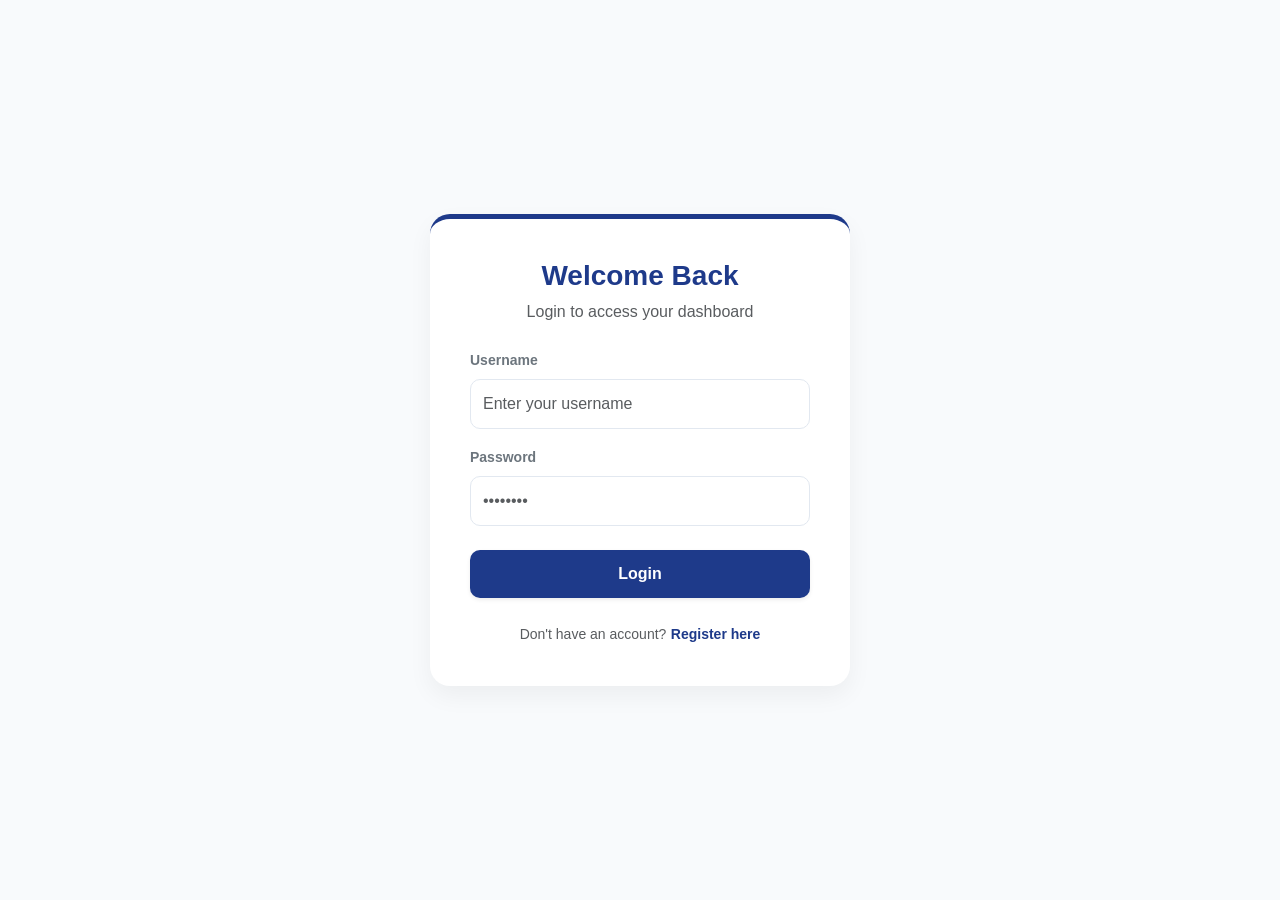
<file: my job portal/templates/login.html>
<!DOCTYPE html>
<html lang="en">
<head>
    <meta charset="UTF-8">
    <title>Login - CS Career Hub</title>
    <!-- Bootstrap CSS for styling -->
    <link href="https://cdn.jsdelivr.net/npm/bootstrap@5.3.0/dist/css/bootstrap.min.css" rel="stylesheet">
    <style>
        body {
            background: #f8fafc; /* Same light gray background as register */
            height: 100vh;
            display: flex;
            align-items: center;
            justify-content: center;
            font-family: 'Segoe UI', Tahoma, Geneva, Verdana, sans-serif;
        }
        .login-card {
            background: white;
            padding: 40px;
            border-radius: 20px;
            box-shadow: 0 10px 25px rgba(0,0,0,0.05);
            width: 100%;
            max-width: 420px;
            border-top: 5px solid #1e3a8a; /* Same blue top border */
        }
        .btn-primary {
            background: #1e3a8a; /* Deep blue button */
            border: none;
            padding: 12px;
            border-radius: 10px;
            font-weight: 600;
        }
        .btn-primary:hover {
            background: #152b6d;
        }
        .form-control {
            border-radius: 10px;
            padding: 12px;
            border: 1px solid #e2e8f0;
        }
        h3 {
            color: #1e3a8a;
            font-weight: 700;
        }
    </style>
</head>
<body>

<div class="login-card">
    <div class="text-center mb-4">
        <h3>Welcome Back</h3>
        <p class="text-muted">Login to access your dashboard</p>
    </div>
    
    <!-- Login Form -->
    <form action="/login" method="POST">
        <div class="mb-3">
            <label class="form-label text-secondary small fw-bold">Username</label>
            <input type="text" name="username" class="form-control" placeholder="Enter your username" required>
        </div>
        <div class="mb-4">
            <label class="form-label text-secondary small fw-bold">Password</label>
            <input type="password" name="password" class="form-control" placeholder="••••••••" required>
        </div>
        <button type="submit" class="btn btn-primary w-100 shadow-sm">Login</button>
    </form>

    <div class="text-center mt-4">
        <span class="text-muted small">Don't have an account?</span> 
        <a href="/register" class="text-decoration-none small fw-bold" style="color: #1e3a8a;">Register here</a>
    </div>
</div>

</body>
</html>
</file>
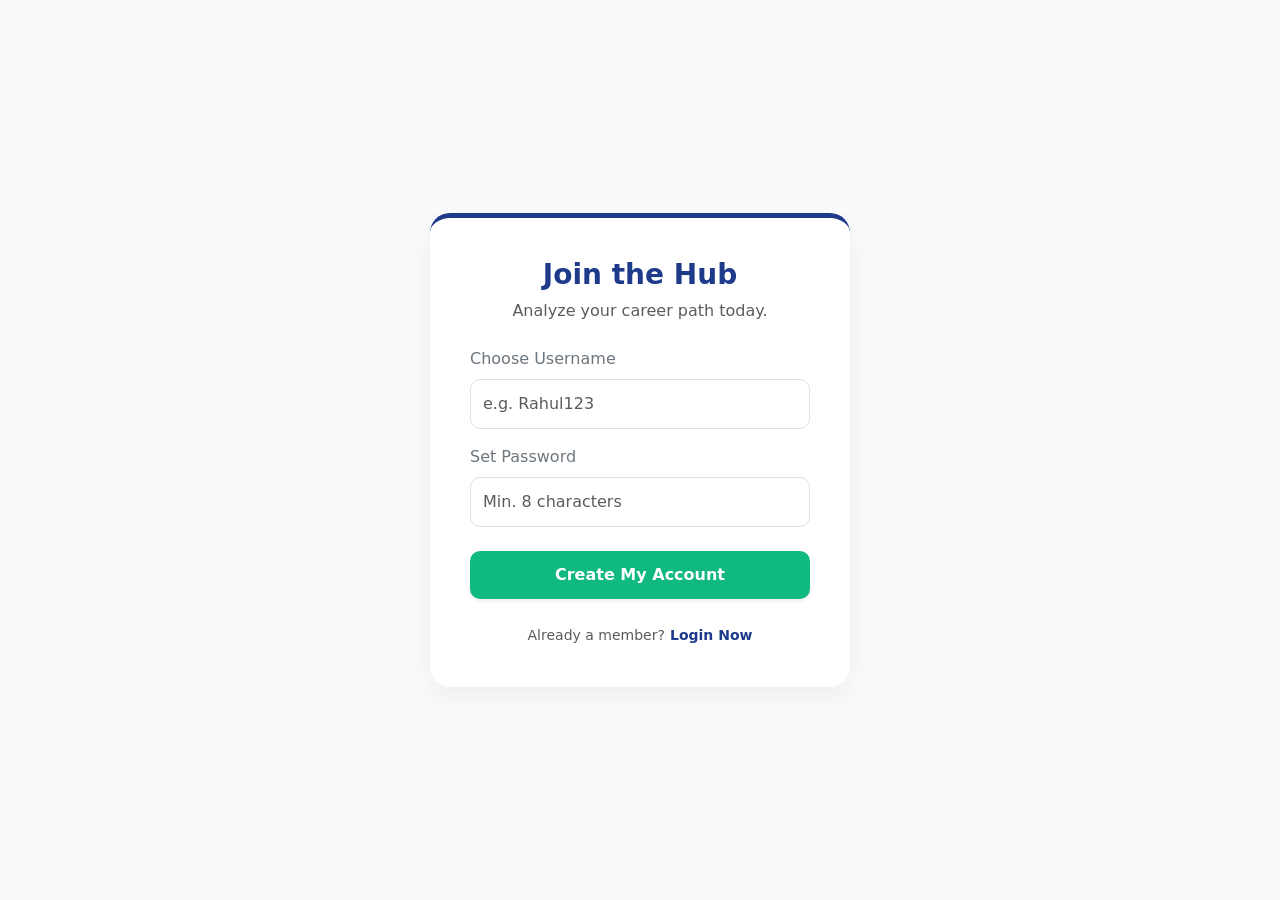
<file: my job portal/templates/register.html>
<!DOCTYPE html>
<html lang="en">
<head>
    <meta charset="UTF-8">
    <title>Register - CS Career Hub</title>
    <link href="https://cdn.jsdelivr.net/npm/bootstrap@5.3.0/dist/css/bootstrap.min.css" rel="stylesheet">
    <style>
        body {
            background: #f8fafc;
            height: 100vh;
            display: flex;
            align-items: center;
            justify-content: center;
        }
        .register-card {
            background: white;
            padding: 40px;
            border-radius: 20px;
            box-shadow: 0 10px 25px rgba(0,0,0,0.05);
            width: 100%;
            max-width: 420px;
            border-top: 5px solid #1e3a8a;
        }
        .btn-success {
            background: #10b981;
            border: none;
            padding: 12px;
            border-radius: 10px;
            font-weight: 600;
        }
        .form-control { border-radius: 10px; padding: 12px; }
        h3 { color: #1e3a8a; font-weight: 700; }
    </style>
</head>
<body>

<div class="register-card">
    <div class="text-center mb-4">
        <h3>Join the Hub</h3>
        <p class="text-muted">Analyze your career path today.</p>
    </div>
    <form action="/register" method="POST">
        <div class="mb-3">
            <label class="form-label text-secondary">Choose Username</label>
            <input type="text" name="username" class="form-control" placeholder="e.g. Rahul123" required>
        </div>
        <div class="mb-4">
            <label class="form-label text-secondary">Set Password</label>
            <input type="password" name="password" class="form-control" placeholder="Min. 8 characters" required>
        </div>
        <button type="submit" class="btn btn-success w-100 shadow-sm">Create My Account</button>
    </form>
    <div class="text-center mt-4">
        <span class="text-muted small">Already a member?</span> 
        <a href="/login" class="text-decoration-none small fw-bold" style="color: #1e3a8a;">Login Now</a>
    </div>
</div>

</body>
</html>
</file>
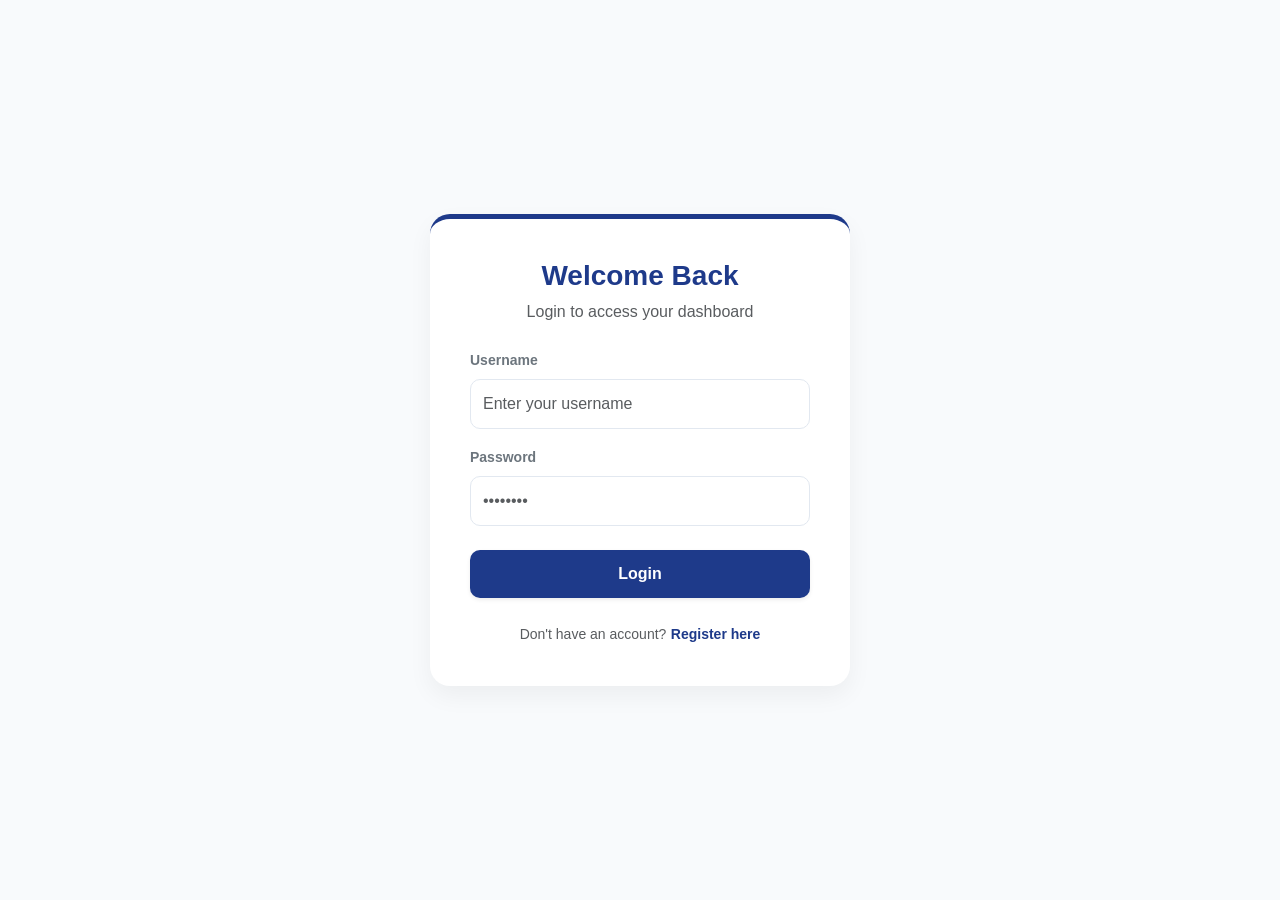
<file: my-job-portal/templates/login.html>
<!DOCTYPE html>
<html lang="en">
<head>
    <meta charset="UTF-8">
    <title>Login - CS Career Hub</title>
    <!-- Bootstrap CSS for styling -->
    <link href="https://cdn.jsdelivr.net/npm/bootstrap@5.3.0/dist/css/bootstrap.min.css" rel="stylesheet">
    <style>
        body {
            background: #f8fafc; /* Same light gray background as register */
            height: 100vh;
            display: flex;
            align-items: center;
            justify-content: center;
            font-family: 'Segoe UI', Tahoma, Geneva, Verdana, sans-serif;
        }
        .login-card {
            background: white;
            padding: 40px;
            border-radius: 20px;
            box-shadow: 0 10px 25px rgba(0,0,0,0.05);
            width: 100%;
            max-width: 420px;
            border-top: 5px solid #1e3a8a; /* Same blue top border */
        }
        .btn-primary {
            background: #1e3a8a; /* Deep blue button */
            border: none;
            padding: 12px;
            border-radius: 10px;
            font-weight: 600;
        }
        .btn-primary:hover {
            background: #152b6d;
        }
        .form-control {
            border-radius: 10px;
            padding: 12px;
            border: 1px solid #e2e8f0;
        }
        h3 {
            color: #1e3a8a;
            font-weight: 700;
        }
    </style>
</head>
<body>

<div class="login-card">
    <div class="text-center mb-4">
        <h3>Welcome Back</h3>
        <p class="text-muted">Login to access your dashboard</p>
    </div>
    
    <!-- Login Form -->
    <form action="/login" method="POST">
        <div class="mb-3">
            <label class="form-label text-secondary small fw-bold">Username</label>
            <input type="text" name="username" class="form-control" placeholder="Enter your username" required>
        </div>
        <div class="mb-4">
            <label class="form-label text-secondary small fw-bold">Password</label>
            <input type="password" name="password" class="form-control" placeholder="••••••••" required>
        </div>
        <button type="submit" class="btn btn-primary w-100 shadow-sm">Login</button>
    </form>

    <div class="text-center mt-4">
        <span class="text-muted small">Don't have an account?</span> 
        <a href="/register" class="text-decoration-none small fw-bold" style="color: #1e3a8a;">Register here</a>
    </div>
</div>

</body>
</html>
</file>
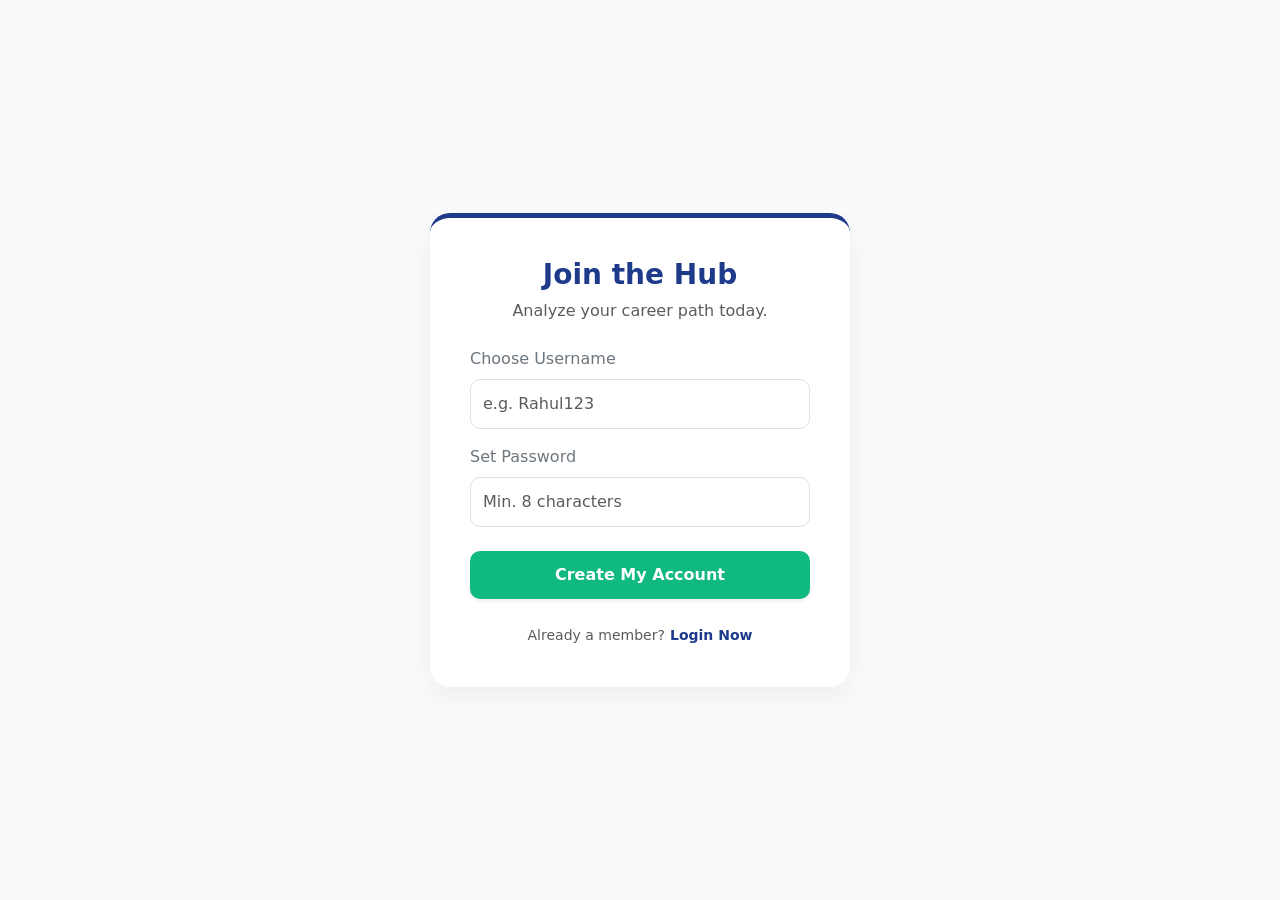
<file: my-job-portal/templates/register.html>
<!DOCTYPE html>
<html lang="en">
<head>
    <meta charset="UTF-8">
    <title>Register - CS Career Hub</title>
    <link href="https://cdn.jsdelivr.net/npm/bootstrap@5.3.0/dist/css/bootstrap.min.css" rel="stylesheet">
    <style>
        body {
            background: #f8fafc;
            height: 100vh;
            display: flex;
            align-items: center;
            justify-content: center;
        }
        .register-card {
            background: white;
            padding: 40px;
            border-radius: 20px;
            box-shadow: 0 10px 25px rgba(0,0,0,0.05);
            width: 100%;
            max-width: 420px;
            border-top: 5px solid #1e3a8a;
        }
        .btn-success {
            background: #10b981;
            border: none;
            padding: 12px;
            border-radius: 10px;
            font-weight: 600;
        }
        .form-control { border-radius: 10px; padding: 12px; }
        h3 { color: #1e3a8a; font-weight: 700; }
    </style>
</head>
<body>

<div class="register-card">
    <div class="text-center mb-4">
        <h3>Join the Hub</h3>
        <p class="text-muted">Analyze your career path today.</p>
    </div>
    <form action="/register" method="POST">
        <div class="mb-3">
            <label class="form-label text-secondary">Choose Username</label>
            <input type="text" name="username" class="form-control" placeholder="e.g. Rahul123" required>
        </div>
        <div class="mb-4">
            <label class="form-label text-secondary">Set Password</label>
            <input type="password" name="password" class="form-control" placeholder="Min. 8 characters" required>
        </div>
        <button type="submit" class="btn btn-success w-100 shadow-sm">Create My Account</button>
    </form>
    <div class="text-center mt-4">
        <span class="text-muted small">Already a member?</span> 
        <a href="/login" class="text-decoration-none small fw-bold" style="color: #1e3a8a;">Login Now</a>
    </div>
</div>

</body>
</html>
</file>
